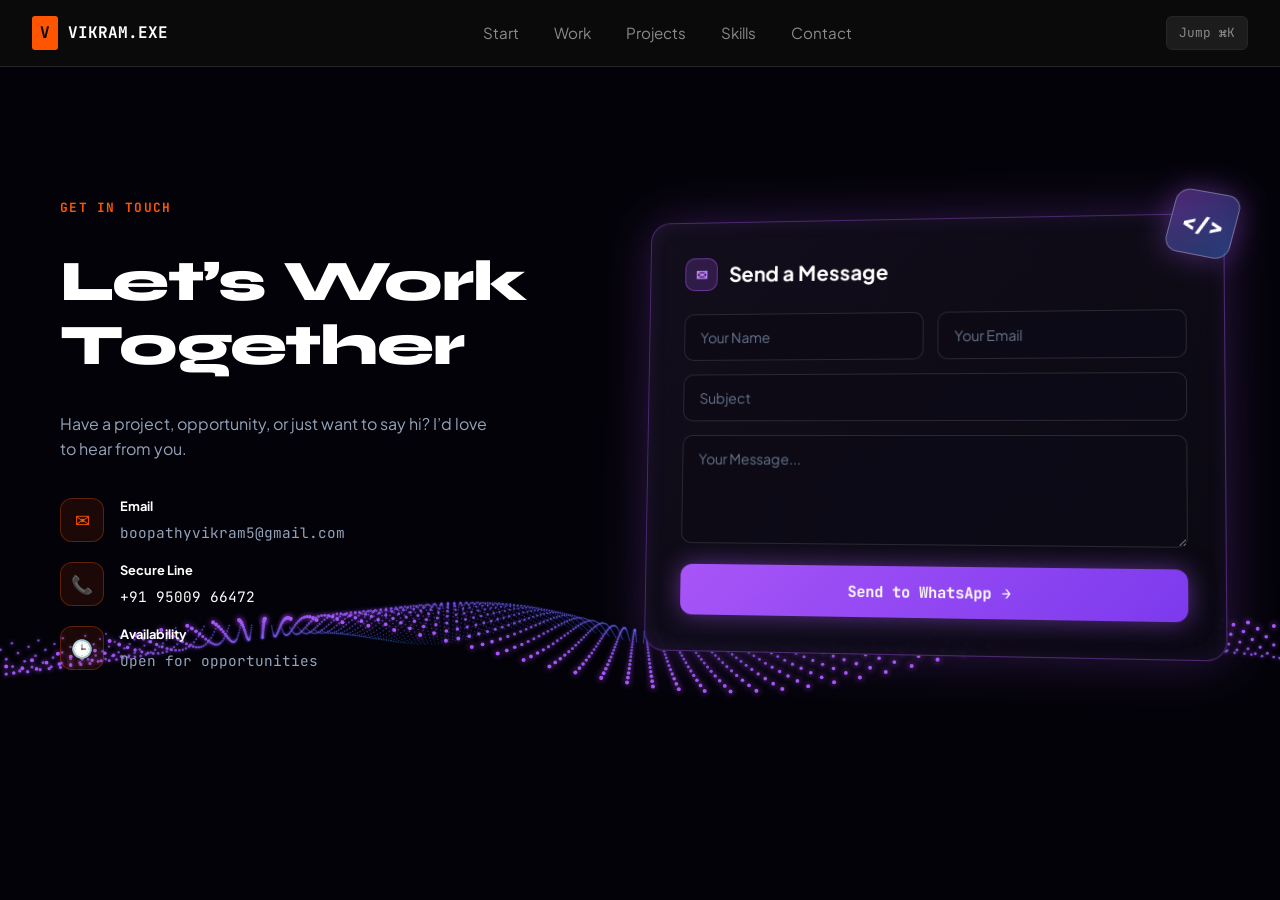
<file: contact.html>
<!DOCTYPE html>
<html lang="en">
<head>
  <meta charset="UTF-8">
  <meta name="viewport" content="width=device-width, initial-scale=1.0">
  <title>Vikram | Contact</title>
  <link rel="stylesheet" href="css/style.css">
  <link href="https://fonts.googleapis.com/css2?family=JetBrains+Mono:wght@400;700&family=Syne:wght@700;800&family=Plus+Jakarta+Sans:wght@400;500;600;700&display=swap" rel="stylesheet">
  <style>
    * {
      box-sizing: border-box;
      margin: 0;
      padding: 0;
    }

    body.contact-body {
      background-color: #030208;
      color: #ffffff;
      font-family: 'Plus Jakarta Sans', sans-serif;
      min-height: 100vh;
      overflow-x: hidden;
      position: relative;
    }

    /* 3D Wave Particle Canvas Background */
    #waveCanvas {
      position: fixed;
      top: 0;
      left: 0;
      width: 100vw;
      height: 100vh;
      z-index: 1;
      pointer-events: none;
    }

    /* Navbar */
    .navbar {
      position: fixed;
      top: 0;
      left: 0;
      width: 100%;
      z-index: 1000;
      background: rgba(12, 12, 12, 0.85);
      backdrop-filter: blur(12px);
      border-bottom: 1px solid #262626;
      padding: 16px 32px;
      display: flex;
      justify-content: space-between;
      align-items: center;
    }

    .hamburger-menu {
      display: none;
      flex-direction: column;
      justify-content: space-between;
      width: 28px;
      height: 20px;
      cursor: pointer;
      z-index: 10001;
    }

    .hamburger-menu span {
      display: block;
      width: 100%;
      height: 2px;
      background-color: #f0f0f0;
      transition: all 0.3s ease-in-out;
    }

    /* Hamburger Active X Transformation */
    .hamburger-menu.active span:nth-child(1) {
      transform: translateY(9px) rotate(45deg);
    }
    .hamburger-menu.active span:nth-child(2) {
      opacity: 0;
    }
    .hamburger-menu.active span:nth-child(3) {
      transform: translateY(-9px) rotate(-45deg);
    }

    /* Main Grid Layout */
    .contact-main-container {
      position: relative;
      z-index: 10;
      max-width: 1240px;
      margin: 0 auto;
      padding: 130px 40px 80px 40px;
      display: grid;
      grid-template-columns: 1fr 1.1fr;
      gap: 50px;
      align-items: center;
      min-height: calc(100vh - 80px);
    }

    /* Left Column */
    .left-col {
      display: flex;
      flex-direction: column;
      gap: 24px;
    }

    .section-tag {
      font-family: 'JetBrains Mono', monospace;
      font-size: 0.8rem;
      font-weight: 700;
      letter-spacing: 0.1em;
      color: var(--signal, #ff5500);
      text-transform: uppercase;
    }

    .hero-title {
      font-family: 'Syne', sans-serif;
      font-size: 3.6rem;
      font-weight: 800;
      line-height: 1.1;
      letter-spacing: -0.02em;
      color: #ffffff;
    }

    .hero-desc {
      color: #94a3b8;
      font-size: 1rem;
      line-height: 1.6;
      max-width: 440px;
    }

    .info-list {
      display: flex;
      flex-direction: column;
      gap: 16px;
      margin-top: 10px;
    }

    .info-card {
      display: flex;
      align-items: center;
      gap: 16px;
    }

    .info-icon-box {
      width: 44px;
      height: 44px;
      border-radius: 12px;
      background: rgba(255, 85, 0, 0.1);
      border: 1px solid rgba(255, 85, 0, 0.3);
      display: flex;
      align-items: center;
      justify-content: center;
      color: var(--signal, #ff5500);
      font-size: 1.1rem;
      flex-shrink: 0;
    }

    .info-content label {
      display: block;
      font-size: 0.8rem;
      font-weight: 700;
      color: #ffffff;
      margin-bottom: 2px;
    }

    .info-content span {
      font-size: 0.9rem;
      color: #94a3b8;
      font-family: 'JetBrains Mono', monospace;
      word-break: break-all;
    }

    /* Right Column: Glassmorphic Card */
    .right-col {
      perspective: 1200px;
      position: relative;
      width: 100%;
    }

    .glass-card {
      background: linear-gradient(135deg, rgba(20, 15, 30, 0.85) 0%, rgba(10, 8, 18, 0.92) 100%);
      border: 1.5px solid rgba(168, 85, 247, 0.4);
      border-radius: 20px;
      padding: 36px;
      box-shadow: 0 0 50px rgba(168, 85, 247, 0.25), inset 0 0 20px rgba(168, 85, 247, 0.1);
      backdrop-filter: blur(20px);
      transform: rotateY(-6deg) rotateX(3deg);
      transition: transform 0.6s cubic-bezier(0.25, 1, 0.5, 1), box-shadow 0.6s cubic-bezier(0.25, 1, 0.5, 1);
      position: relative;
      will-change: transform;
      width: 100%;
    }

    .glass-card:hover {
      transform: rotateY(0deg) rotateX(0deg) scale(1.01);
      box-shadow: 0 0 70px rgba(168, 85, 247, 0.45);
    }

    .card-header-title {
      display: flex;
      align-items: center;
      gap: 12px;
      font-size: 1.3rem;
      font-weight: 700;
      color: #fff;
      margin-bottom: 24px;
    }

    .card-header-icon {
      width: 34px;
      height: 34px;
      border-radius: 10px;
      background: rgba(168, 85, 247, 0.2);
      border: 1px solid rgba(168, 85, 247, 0.5);
      display: flex;
      align-items: center;
      justify-content: center;
      color: #c084fc;
      font-size: 0.95rem;
    }

    .form-grid-row {
      display: grid;
      grid-template-columns: 1fr 1fr;
      gap: 14px;
      margin-bottom: 14px;
    }

    .form-group {
      margin-bottom: 14px;
    }

    .form-input {
      width: 100%;
      background: rgba(12, 10, 22, 0.85);
      border: 1px solid rgba(255, 255, 255, 0.12);
      border-radius: 10px;
      padding: 14px 16px;
      color: #fff;
      font-family: inherit;
      font-size: 0.9rem;
      outline: none;
      transition: border-color 0.2s, box-shadow 0.2s;
    }

    .form-input::placeholder {
      color: #64748b;
    }

    .form-input:focus {
      border-color: #a855f7;
      box-shadow: 0 0 15px rgba(168, 85, 247, 0.35);
    }

    textarea.form-input {
      resize: vertical;
      min-height: 110px;
    }

    .submit-btn {
      width: 100%;
      padding: 15px;
      border-radius: 12px;
      border: none;
      background: linear-gradient(135deg, #a855f7 0%, #7c3aed 100%);
      color: #fff;
      font-family: 'JetBrains Mono', monospace;
      font-size: 0.95rem;
      font-weight: 700;
      cursor: pointer;
      display: flex;
      align-items: center;
      justify-content: center;
      gap: 10px;
      box-shadow: 0 0 25px rgba(168, 85, 247, 0.5);
      transition: transform 0.2s, box-shadow 0.2s;
    }

    .submit-btn:hover {
      transform: translateY(-2px);
      box-shadow: 0 0 35px rgba(168, 85, 247, 0.7);
    }

    /* Floating Code Cube */
    .floating-cube {
      position: absolute;
      right: -15px;
      top: -25px;
      width: 65px;
      height: 65px;
      background: linear-gradient(135deg, rgba(168, 85, 247, 0.4), rgba(59, 130, 246, 0.4));
      border: 1px solid rgba(255, 255, 255, 0.3);
      border-radius: 14px;
      backdrop-filter: blur(10px);
      box-shadow: 0 0 30px rgba(168, 85, 247, 0.4);
      display: flex;
      align-items: center;
      justify-content: center;
      font-size: 1.4rem;
      font-weight: 900;
      color: #fff;
      transform: rotate(15deg) rotateY(-20deg);
      animation: floatCube 4s infinite alternate ease-in-out;
      z-index: 5;
    }

    @keyframes floatCube {
      0% { transform: translateY(0) rotate(15deg) scale(1); }
      100% { transform: translateY(-12px) rotate(22deg) scale(1.05); }
    }

    /* Mobile Responsive Optimizations */
    @media (max-width: 900px) {
      .contact-main-container {
        grid-template-columns: 1fr;
        padding: 100px 20px 50px 20px;
        gap: 40px;
      }
      .hero-title {
        font-size: 2.8rem;
      }
    }

    @media (max-width: 768px) {
      .hamburger-menu {
        display: flex;
      }

      .navbar .nav-links {
        position: fixed;
        top: 0;
        right: -100%;
        width: 100%;
        height: 100vh;
        min-height: 100dvh;
        background: rgba(12, 12, 12, 0.98);
        backdrop-filter: blur(10px);
        display: flex;
        flex-direction: column;
        justify-content: center;
        align-items: center;
        gap: 32px;
        transition: right 0.4s cubic-bezier(0.77, 0, 0.175, 1);
        z-index: 9999;
        border-left: 1px solid #262626;
      }

      .navbar .nav-links.nav-active {
        right: 0;
      }

      .navbar .shortcut-badge {
        display: none;
      }

      .form-grid-row {
        grid-template-columns: 1fr;
      }

      .glass-card {
        transform: none !important;
        padding: 24px 20px;
      }

      .floating-cube {
        display: none; /* Hide floating cube on small screens to prevent clipping */
      }
    }
  </style>
</head>
<body class="contact-body">

  <!-- 3D Particle Grid Wave Canvas -->
  <canvas id="waveCanvas"></canvas>

  <!-- Navbar -->
  <header class="navbar">
    <div class="logo">
      <span class="logo-box">V</span>
      <span class="logo-text">VIKRAM.EXE</span>
    </div>

    <!-- Hamburger Menu Toggle for Mobile -->
    <div class="hamburger-menu" id="hamburgerMenu" aria-label="Toggle Navigation">
      <span></span>
      <span></span>
      <span></span>
    </div>

    <nav class="nav-links" id="navLinks">
  <a href="index.html#about">Start</a>
        <a href="index.html#work">Work</a>
        <a href="projects.html">Projects</a>
          <a href="erp-roadmap.html">Skills</a>
        <a href="contact.html">Contact</a>
    </nav>
    <div class="shortcut-badge">Jump ⌘K</div>
  </header>

  <!-- Main Grid Content -->
  <main class="contact-main-container">
    
    <!-- Left Details Column -->
    <div class="left-col">
      <div class="section-tag">GET IN TOUCH</div>
      <h1 class="hero-title">Let’s Work<br>Together</h1>
      <p class="hero-desc">
        Have a project, opportunity, or just want to say hi? I’d love to hear from you.
      </p>

      <div class="info-list">
        <div class="info-card">
          <div class="info-icon-box">✉</div>
          <div class="info-content">
            <label>Email</label>
            <span>boopathyvikram5@gmail.com</span>
          </div>
        </div>

        <div class="info-card">
          <div class="info-icon-box">📞</div>
          <div class="info-content">
            <label>Secure Line</label>
            <span style="color: white;">+91 95009 66472</span>
          </div>
        </div>

        <div class="info-card">
          <div class="info-icon-box">🕒</div>
          <div class="info-content">
            <label>Availability</label>
            <span>Open for opportunities</span>
          </div>
        </div>
      </div>
    </div>

    <!-- Right Column: Glassmorphic Form with WhatsApp Integration -->
    <div class="right-col">
      <div class="floating-cube">&lt;/&gt;</div>

      <div class="glass-card" id="glassCard">
        <div class="card-header-title">
          <div class="card-header-icon">✉</div>
          <span>Send a Message</span>
        </div>

        <form id="whatsappForm">
          <div class="form-grid-row">
            <input type="text" id="senderName" class="form-input" placeholder="Your Name" value="" required>
            <input type="email" id="senderEmail" class="form-input" placeholder="Your Email" value="" required>
          </div>

          <div class="form-group">
            <input type="text" id="senderSubject" class="form-input" placeholder="Subject" required>
          </div>

          <div class="form-group">
            <textarea id="senderMessage" class="form-input" placeholder="Your Message..." required></textarea>
          </div>

          <button type="submit" class="submit-btn">
            <span>Send to WhatsApp</span>
            <span>&rarr;</span>
          </button>
        </form>
      </div>
    </div>

  </main>

  <!-- Interactive Smooth JS Engine & WhatsApp Handler -->
  <script>
    document.addEventListener('DOMContentLoaded', () => {

      // 1. WhatsApp Form Direct Redirect Handler
      const form = document.getElementById('whatsappForm');
      if (form) {
        form.addEventListener('submit', (e) => {
          e.preventDefault();
          
          const name = document.getElementById('senderName').value;
          const email = document.getElementById('senderEmail').value;
          const subject = document.getElementById('senderSubject').value;
          const message = document.getElementById('senderMessage').value;

          const text = `*New Portfolio Contact Message*%0A%0A*Name:* ${encodeURIComponent(name)}%0A*Email:* ${encodeURIComponent(email)}%0A*Subject:* ${encodeURIComponent(subject)}%0A*Message:* ${encodeURIComponent(message)}`;
          const phone = '919500966472';

          window.open(`https://wa.me/${phone}?text=${text}`, '_blank');
        });
      }

      // 2. Smooth Interactive Card Tilt Effect on Hover (Desktop Only)
      const glassCard = document.getElementById('glassCard');
      if (glassCard && window.innerWidth > 768) {
        document.addEventListener('mousemove', (e) => {
          const rect = glassCard.getBoundingClientRect();
          const x = e.clientX - rect.left - rect.width / 2;
          const y = e.clientY - rect.top - rect.height / 2;
          
          const rotX = (-y / rect.height) * 10;
          const rotY = (x / rect.width) * 10;

          glassCard.style.transform = `perspective(1000px) rotateX(${rotX}deg) rotateY(${rotY}deg) scale3d(1.01, 1.01, 1.01)`;
        });

        glassCard.addEventListener('mouseleave', () => {
          glassCard.style.transform = 'perspective(1000px) rotateX(0deg) rotateY(0deg) scale3d(1, 1, 1)';
        });
      }

      // 3. Butter-Smooth 3D Perspective Grid Wave Engine
      const canvas = document.getElementById('waveCanvas');
      const ctx = canvas.getContext('2d');

      function resize() {
        canvas.width = window.innerWidth;
        canvas.height = window.innerHeight;
      }
      resize();
      window.addEventListener('resize', resize);

      let count = 0;
      const cols = 75;
      const rows = 42;
      const separation = 32;

      function drawSmoothedWave() {
        ctx.clearRect(0, 0, canvas.width, canvas.height);
        count += 0.02;

        const fov = 380;
        const centerX = canvas.width / 2;
        const centerY = canvas.height * 0.70;

        for (let ix = 0; ix < cols; ix++) {
          for (let iy = 0; iy < rows; iy++) {
            
            const x = (ix - cols / 2) * separation;
            const z = (iy * separation) + 90;
            const y = (Math.sin(ix * 0.18 + count) * 45) + (Math.cos(iy * 0.12 + count) * 35);

            const scale = fov / (fov + z);
            const px = centerX + x * scale;
            const py = centerY + y * scale;

            if (scale > 0 && px >= 0 && px <= canvas.width && py >= 0 && py <= canvas.height) {
              const radius = Math.max(0.5, scale * 2.5);
              
              const ratio = iy / rows;
              const r = Math.floor(168 * (1 - ratio) + 59 * ratio);
              const g = Math.floor(85 * (1 - ratio) + 130 * ratio);
              const b = Math.floor(247 * (1 - ratio) + 246 * ratio);
              const alpha = Math.min(1, scale * 1.4);

              ctx.beginPath();
              ctx.arc(px, py, radius, 0, Math.PI * 2);
              ctx.fillStyle = `rgba(${r}, ${g}, ${b}, ${alpha})`;
              ctx.shadowColor = `rgb(${r}, ${g}, ${b})`;
              ctx.shadowBlur = scale * 8;
              ctx.fill();
            }
          }
        }

        requestAnimationFrame(drawSmoothedWave);
      }

      drawSmoothedWave();
    });
  </script>

  <!-- Global Main JavaScript for Mobile Navigation & Hamburger Toggle -->
  <script src="js/main.js"></script>
</body>
</html>
</file>
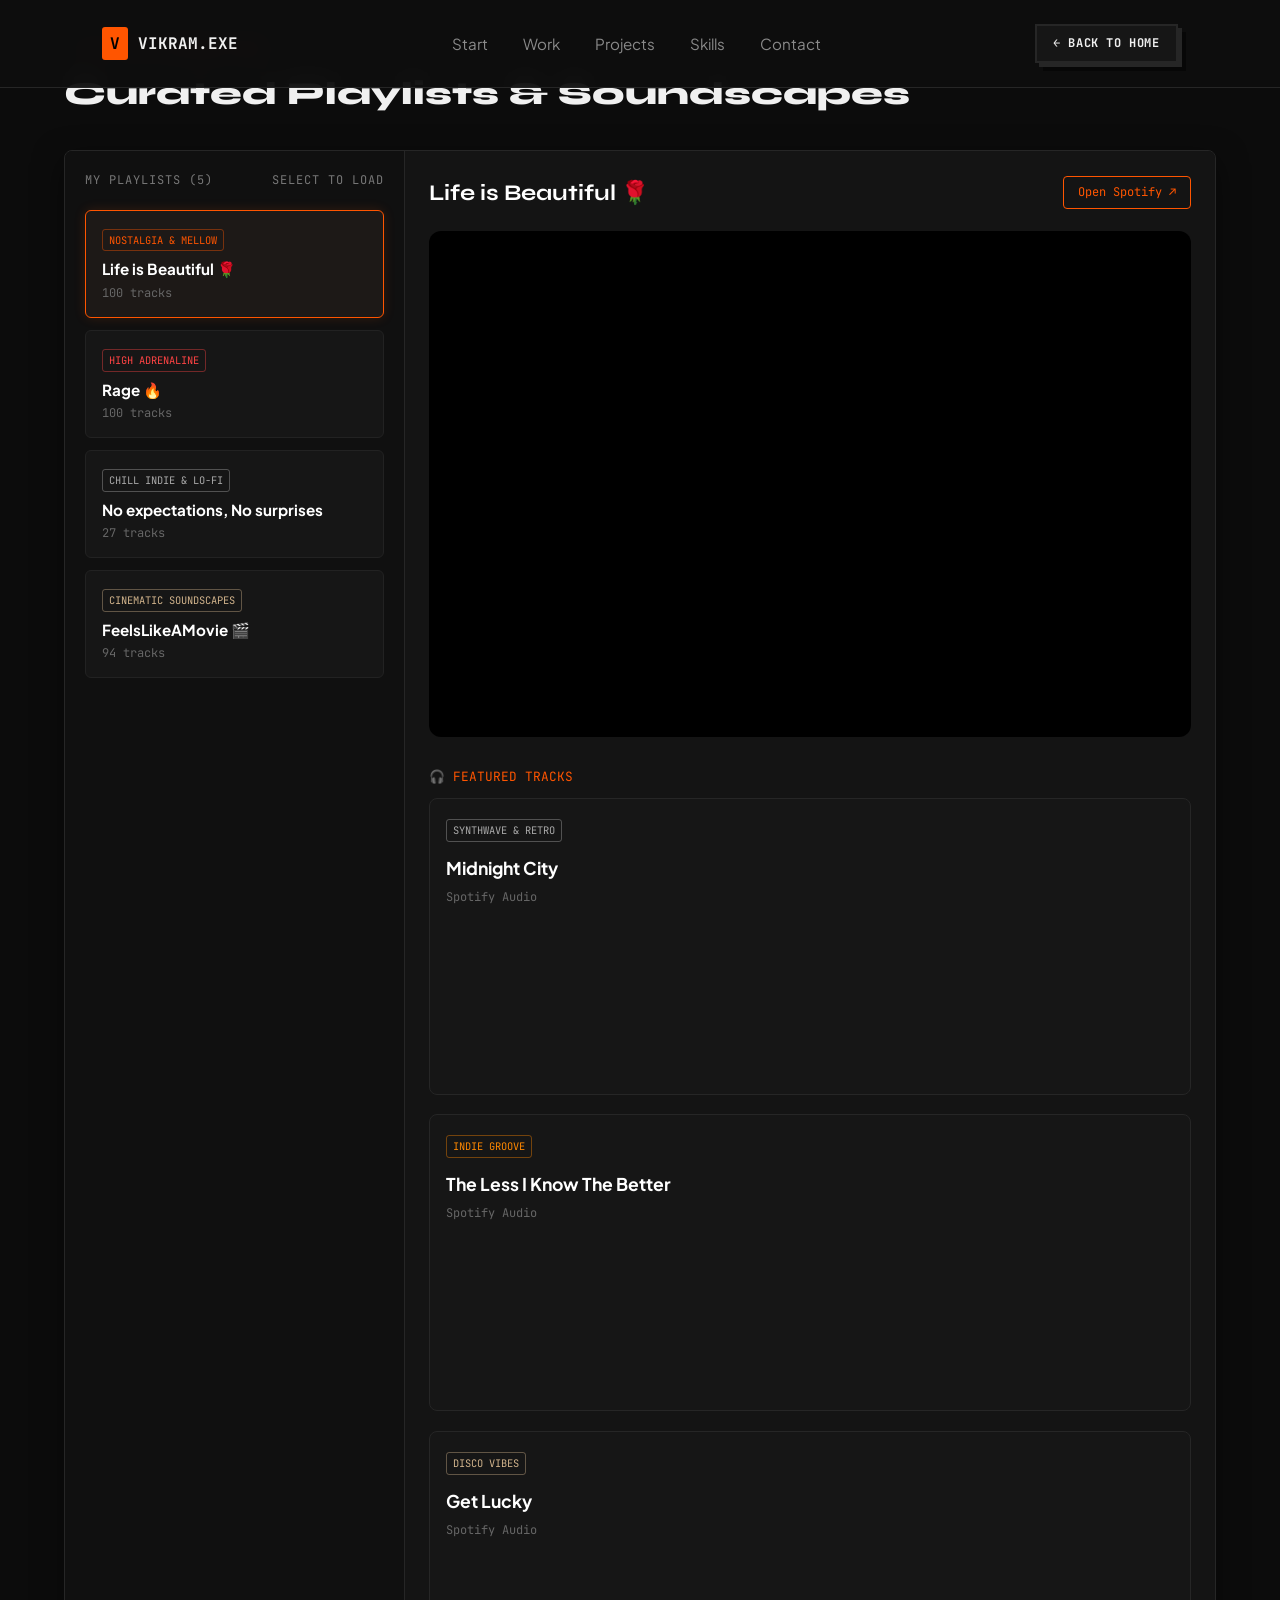
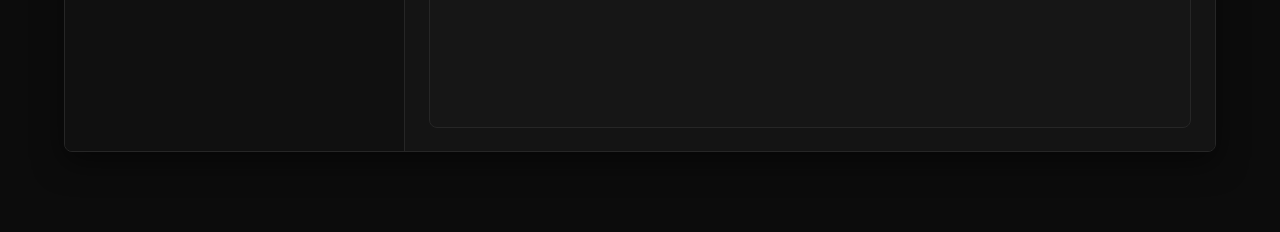
<file: listening-room.html>
<!DOCTYPE html>
<html lang="en">
<head>
  <meta charset="UTF-8">
  <meta name="viewport" content="width=device-width, initial-scale=1.0">
  <title>Vikram | The Listening Room</title>
  <link rel="stylesheet" href="css/style.css">
  <link rel="stylesheet" href="css/listening.css">
  <link href="https://fonts.googleapis.com/css2?family=JetBrains+Mono:wght@400;700&family=Syne:wght@700;800&family=Plus+Jakarta+Sans:wght@400;500;600;700&display=swap" rel="stylesheet">
</head>
<body class="listening-room-body">

  <!-- Header / Navbar -->
  <header class="navbar">
    <div class="logo">
      <span class="logo-box">V</span>
      <span class="logo-text">VIKRAM.EXE</span>
    </div>
    <nav class="nav-links">
  <a href="index.html#about">Start</a>
        <a href="index.html#work">Work</a>
        <a href="projects.html">Projects</a>
          <a href="erp-roadmap.html">Skills</a>
        <a href="contact.html">Contact</a>
    </nav>
    <a href="index.html" class="btn btn-secondary" style="font-size: 0.75rem; padding: 8px 16px;">&larr; BACK TO HOME</a>
  </header>

  <!-- Listening Room Main Section -->
  <main class="listening-container">
    <div class="listening-header">
      <div class="section-tag">🎵 02. THE LISTENING ROOM</div>
      <h1 class="listening-title">Curated Playlists & Soundscapes</h1>
    </div>

    <!-- Interface Box -->
    <div class="player-interface-card">
      
      <!-- Left Sidebar: Playlists Only (5 Items) -->
      <aside class="playlist-sidebar">
        <div class="sidebar-top-bar">
          <span class="sidebar-title">MY PLAYLISTS (5)</span>
          <span class="sidebar-subtitle">SELECT TO LOAD</span>
        </div>

        <div class="playlist-list">
          <!-- Playlist 1: Today's Top Hits -->
          <div class="playlist-item active" data-spotify-type="playlist" data-spotify-id="37i9dQZF1DXcBWIGoYBM5M" data-title="Life is Beautiful 🌹">
            <div class="playlist-badge">NOSTALGIA & MELLOW</div>
            <div class="playlist-name">Life is Beautiful 🌹</div>
            <div class="playlist-tracks-count">100 tracks</div>
          </div>

          <!-- Playlist 2: Rock Classics -->
          <div class="playlist-item" data-spotify-type="playlist" data-spotify-id="37i9dQZF1DWXRqgorJj26U" data-title="Rage 🔥">
            <div class="playlist-badge badge-red">HIGH ADRENALINE</div>
            <div class="playlist-name">Rage 🔥</div>
            <div class="playlist-tracks-count">100 tracks</div>
          </div>

          <!-- Playlist 4: Lo-Fi Beats -->
          <div class="playlist-item" data-spotify-type="playlist" data-spotify-id="37i9dQZF1DWWQRwui0ExPn" data-title="No expectations, No surprises">
            <div class="playlist-badge badge-gray">CHILL INDIE & LO-FI</div>
            <div class="playlist-name">No expectations, No surprises</div>
            <div class="playlist-tracks-count">27 tracks</div>
          </div>

          <!-- Playlist 5: Peaceful Piano -->
          <div class="playlist-item" data-spotify-type="playlist" data-spotify-id="37i9dQZF1DX4sWSpwq3LiO" data-title="FeelsLikeAMovie 🎬">
            <div class="playlist-badge badge-brown">CINEMATIC SOUNDSCAPES</div>
            <div class="playlist-name">FeelsLikeAMovie 🎬</div>
            <div class="playlist-tracks-count">94 tracks</div>
          </div>
        </div>
      </aside>

      <!-- Right Main: Active Spotify Embed Player + Individual Tracks Section -->
      <section class="player-main">
        <div class="player-main-header">
          <div class="current-playlist-heading" id="active-playlist-title">Life is Beautiful 🌹</div>
          <a href="https://open.spotify.com/playlist/37i9dQZF1DXcBWIGoYBM5M" id="spotify-external-link" target="_blank" class="open-spotify-btn">Open Spotify &nearr;</a>
        </div>

        <!-- Embedded iFrame Spotify Player -->
        <div class="spotify-embed-container">
          <iframe id="spotify-iframe"
            style="border-radius:12px" 
            src="https://open.spotify.com/embed/playlist/37i9dQZF1DXcBWIGoYBM5M?utm_source=generator&theme=0" 
            width="100%" 
            height="500" 
            frameBorder="0" 
            allowfullscreen="" 
            allow="autoplay; clipboard-write; encrypted-media; fullscreen; picture-in-picture" 
            loading="lazy">
          </iframe>
        </div>

        <!-- Right Side Individual Track Cards Section -->
        <div class="tracks-section" style="margin-top: 30px; display: flex; flex-direction: column; gap: 20px;">
          <div class="section-tag" style="margin-bottom: -10px;">🎧 FEATURED TRACKS</div>

          <!-- Track 1: Midnight City -->
          <div class="card work-card" style="padding: 16px; background: #161616; border: 1px solid #262626; border-radius: 8px;">
            <div class="playlist-badge badge-gray">SYNTHWAVE & RETRO</div>
            <div class="playlist-name" style="font-size: 1.1rem; margin: 6px 0;">Midnight City</div>
            <div class="playlist-tracks-count" style="margin-bottom: 12px;">Spotify Audio</div>
            <div class="spotify-embed-wrapper">
              <iframe data-testid="embed-iframe" style="border-radius:12px" src="https://open.spotify.com/embed/track/1eyzqe2QqGZUmfcPZtrIyt?utm_source=generator&theme=0" width="100%" height="152" frameBorder="0" allowfullscreen="" allow="autoplay; clipboard-write; encrypted-media; fullscreen; picture-in-picture" loading="lazy"></iframe>
            </div>
          </div>

          <!-- Track 2: The Less I Know The Better -->
          <div class="card work-card" style="padding: 16px; background: #161616; border: 1px solid #262626; border-radius: 8px;">
            <div class="playlist-badge badge-orange">INDIE GROOVE</div>
            <div class="playlist-name" style="font-size: 1.1rem; margin: 6px 0;">The Less I Know The Better</div>
            <div class="playlist-tracks-count" style="margin-bottom: 12px;">Spotify Audio</div>
            <div class="spotify-embed-wrapper">
              <iframe data-testid="embed-iframe" style="border-radius:12px" src="https://open.spotify.com/embed/track/6K4t31amVTZDgR3sKmwUJJ?utm_source=generator&theme=0" width="100%" height="152" frameBorder="0" allowfullscreen="" allow="autoplay; clipboard-write; encrypted-media; fullscreen; picture-in-picture" loading="lazy"></iframe>
            </div>
          </div>

          <!-- Track 3: Get Lucky -->
          <div class="card work-card" style="padding: 16px; background: #161616; border: 1px solid #262626; border-radius: 8px;">
            <div class="playlist-badge badge-brown">DISCO VIBES</div>
            <div class="playlist-name" style="font-size: 1.1rem; margin: 6px 0;">Get Lucky</div>
            <div class="playlist-tracks-count" style="margin-bottom: 12px;">Spotify Audio</div>
            <div class="spotify-embed-wrapper">
              <iframe data-testid="embed-iframe" style="border-radius:12px" src="https://open.spotify.com/embed/track/69kOkLUCkxIZYexIgSG8rq?utm_source=generator&theme=0" width="100%" height="152" frameBorder="0" allowfullscreen="" allow="autoplay; clipboard-write; encrypted-media; fullscreen; picture-in-picture" loading="lazy"></iframe>
            </div>
          </div>
        </div>

      </section>

    </div>
  </main>

  <!-- Interactive JavaScript -->
  <script src="js/main.js">
    document.addEventListener('DOMContentLoaded', () => {
      const playlistItems = document.querySelectorAll('.playlist-item');
      const spotifyIframe = document.getElementById('spotify-iframe');
      const activeTitle = document.getElementById('active-playlist-title');
      const spotifyExternalLink = document.getElementById('spotify-external-link');

      playlistItems.forEach(item => {
        item.addEventListener('click', () => {
          playlistItems.forEach(p => p.classList.remove('active'));
          item.classList.add('active');

          const spotifyId = item.getAttribute('data-spotify-id');
          const spotifyType = item.getAttribute('data-spotify-type') || 'playlist';
          const title = item.getAttribute('data-title');

          activeTitle.textContent = title;
          spotifyIframe.src = `https://open.spotify.com/embed/${spotifyType}/${spotifyId}?utm_source=generator&theme=0`;
          
          if (spotifyExternalLink) {
            spotifyExternalLink.href = `https://open.spotify.com/${spotifyType}/${spotifyId}`;
          }
        });
      });
    });
  </script>
</body>
</html>
</file>
<file: css/style.css>
/* Modern Dark & Orange Pixel Theme */
:root {
  --bg-color: #0e0e0e;
  --card-bg: #161616;
  --accent-orange: #ff5500;
  --accent-orange-hover: #ff6a1a;
  --text-main: #f0f0f0;
  --text-muted: #8a8a8a;
  --border-color: #262626;
  --font-heading: 'Syne', sans-serif;
  --font-body: 'Plus Jakarta Sans', sans-serif;
  --font-mono: 'JetBrains Mono', monospace;
}

* {
  margin: 0;
  padding: 0;
  box-sizing: border-box;
}

body {
  background-color: var(--bg-color);
  color: var(--text-main);
  font-family: var(--font-body);
  line-height: 1.6;
  overflow-x: hidden;
}

/* ====================================
   Preloader Styles
   ==================================== */
#preloader {
  position: fixed;
  top: 0;
  left: 0;
  width: 100%;
  height: 100vh;
  background-color: #0a0a0a;
  display: flex;
  justify-content: center;
  align-items: center;
  z-index: 9999;
  transition: opacity 0.6s ease, visibility 0.6s ease;
}

#preloader.fade-out {
  opacity: 0;
  visibility: hidden;
}

.loader-content {
  text-align: center;
  max-width: 480px;
  width: 90%;
}

.loader-badge {
  display: inline-block;
  font-family: var(--font-mono);
  font-size: 0.75rem;
  color: var(--accent-orange);
  border: 1px solid var(--accent-orange);
  padding: 4px 10px;
  border-radius: 4px;
  margin-bottom: 20px;
  letter-spacing: 2px;
}

.loader-text {
  font-family: var(--font-mono);
  font-size: 1.25rem;
  color: #fff;
  margin-bottom: 25px;
  height: 30px;
}

.cursor {
  color: var(--accent-orange);
  animation: blink 0.8s infinite;
}

@keyframes blink {
  0%, 100% { opacity: 1; }
  50% { opacity: 0; }
}

.progress-bar-container {
  width: 100%;
  height: 6px;
  background: #1a1a1a;
  border-radius: 3px;
  overflow: hidden;
  margin-bottom: 12px;
}

.progress-bar {
  width: 0%;
  height: 100%;
  background: var(--accent-orange);
  transition: width 0.1s linear;
}

.percentage {
  font-family: var(--font-mono);
  font-size: 0.875rem;
  color: var(--text-muted);
}

/* ====================================
   Main Page Layout
   ==================================== */
#main-content {
  opacity: 0;
  transform: translateY(20px);
  transition: opacity 0.8s ease, transform 0.8s ease;
}

#main-content.visible {
  opacity: 1;
  transform: translateY(0);
}

/* Navbar */
.navbar {
  display: flex;
  justify-content: space-between;
  align-items: center;
  padding: 24px 8%;
  border-bottom: 1px solid var(--border-color);
  position: fixed;
  top: 0;
  left: 0;
  width: 100%;
  z-index: 1000;
  background: rgba(14, 14, 14, 0.9);
  backdrop-filter: blur(12px);
}

.logo {
  display: flex;
  align-items: center;
  gap: 10px;
  font-family: var(--font-mono);
  font-weight: 700;
}

.logo-box {
  background: var(--accent-orange);
  color: #000;
  padding: 4px 8px;
  border-radius: 3px;
}

.nav-links a {
  color: var(--text-muted);
  text-decoration: none;
  margin: 0 16px;
  font-size: 0.95rem;
  transition: color 0.3s;
}

.nav-links a:hover {
  color: var(--text-main);
}

.shortcut-badge {
  font-family: var(--font-mono);
  font-size: 0.8rem;
  background: #1c1c1c;
  padding: 6px 12px;
  border-radius: 6px;
  border: 1px solid var(--border-color);
  color: var(--text-muted);
}

/* Hero Section */
.hero {
  display: flex;
  justify-content: space-between;
  align-items: center;
  padding: 140px 8% 80px 8%;
  gap: 60px;
  min-height: 80vh;
}

.hero-left {
  flex: 1;
}

.hero-title {
  font-family: var(--font-heading);
  font-size: 4.5rem;
  font-weight: 800;
  line-height: 1.1;
  margin-bottom: 10px;
}

.hero-subtitle {
  font-family: var(--font-mono);
  color: var(--accent-orange);
  font-size: 1.1rem;
  margin-bottom: 30px;
  min-height: 30px;
}

.quote-card {
  border-left: 3px solid var(--accent-orange);
  padding-left: 20px;
  margin-bottom: 25px;
  font-style: italic;
  color: #d1d1d1;
  font-size: 1.1rem;
}

.hero-description {
  color: var(--text-muted);
  margin-bottom: 35px;
  max-width: 540px;
  font-size: 1rem;
}

.cta-buttons {
  display: flex;
  gap: 16px;
}

/* Hero Right / Profile Image Frame */
.hero-right {
  flex: 0.8;
  display: flex;
  justify-content: center;
  align-items: center;
}

.image-frame-container {
  position: relative;
  width: 340px;
  height: 400px;
  border: 2px solid var(--accent-orange);
  background: var(--card-bg);
  padding: 12px;
  box-shadow: 6px 6px 0px rgba(255, 85, 0, 0.2);
}

.image-frame-inner {
  position: relative;
  width: 100%;
  height: 100%;
  overflow: hidden;
  border: 1px dashed var(--border-color);
  background: #111;
}

.profile-img {
  position: absolute;
  top: 0;
  left: 0;
  width: 100%;
  height: 100%;
  object-fit: cover;
  opacity: 0;
  transition: opacity 1s ease-in-out, filter 0.3s ease;
  filter: grayscale(20%) contrast(110%);
}

.profile-img.active {
  opacity: 1;
}

.profile-img:hover {
  filter: grayscale(0%);
}

/* Sections */
.section {
  padding: 80px 8%;
  border-top: 1px solid var(--border-color);
}

.section-tag {
  font-family: var(--font-mono);
  font-size: 0.8rem;
  color: var(--accent-orange);
  margin-bottom: 8px;
}

.section-title {
  font-family: var(--font-heading);
  font-size: 2.25rem;
  margin-bottom: 40px;
}

.section-header-flex p {
  margin-bottom: 15px;
}

.cards-grid {
  display: grid;
  grid-template-columns: repeat(auto-fit, minmax(280px, 1fr));
  gap: 24px;
  margin-top: 20px;
}

/* ====================================
   Card Neon Glow Hover Lighting Effects
   ==================================== */
.card, .work-card, .timeline-accordion-card, .archive-card {
  background: var(--card-bg);
  padding: 28px;
  border: 1px solid var(--border-color);
  border-radius: 6px;
  transition: transform 0.4s cubic-bezier(0.25, 1, 0.5, 1), 
              box-shadow 0.4s cubic-bezier(0.25, 1, 0.5, 1), 
              border-color 0.4s cubic-bezier(0.25, 1, 0.5, 1);
  will-change: transform, box-shadow;
  position: relative;
}

/* Vibrant Electric Neon Hover Border & Soft Ambient Backlight Glow */
.work-card:hover, .timeline-accordion-card:hover, .archive-card:hover, .card:hover {
  transform: translateY(-6px) scale(1.01);
  border-color: #ff007f !important; /* Electric Pink Neon Accent */
  box-shadow: 0 10px 30px rgba(0, 0, 0, 0.9),
              0 0 25px rgba(255, 0, 127, 0.45),
              inset 0 0 15px rgba(255, 0, 127, 0.15) !important;
}

/* Alternate Secondary Card Neon Accent (Purple Glow) for Even Cards */
.cards-grid .card:nth-child(even):hover {
  border-color: #a855f7 !important; /* Electric Purple Neon Accent */
  box-shadow: 0 10px 30px rgba(0, 0, 0, 0.9),
              0 0 25px rgba(168, 85, 247, 0.45),
              inset 0 0 15px rgba(168, 85, 247, 0.15) !important;
}

.work-card:hover .metric-box {
  border-color: rgba(255, 0, 127, 0.4);
  background: rgba(255, 0, 127, 0.05);
}

.card-badge, .card-quest-tag {
  font-family: var(--font-mono);
  font-size: 0.7rem;
  color: var(--accent-orange);
  margin-bottom: 12px;
}

.card h3, .work-card-title {
  font-size: 1.25rem;
  margin-bottom: 10px;
}

.card p, .work-desc {
  color: var(--text-muted);
  font-size: 0.9rem;
  margin-bottom: 20px;
}

.card-link {
  color: var(--accent-orange);
  text-decoration: none;
  font-family: var(--font-mono);
  font-size: 0.85rem;
  font-weight: 700;
}

/* ====================================
   Dual-Layered Pixel Shadow Buttons
   ==================================== */
.btn {
  display: inline-flex;
  justify-content: center;
  align-items: center;
  gap: 8px;
  padding: 14px 24px;
  font-family: var(--font-mono, monospace);
  letter-spacing: 0.05em;
  text-transform: uppercase;
  font-size: 11px;
  font-weight: 700;
  text-decoration: none;
  position: relative;
  cursor: pointer;
  border: 2px solid var(--border-color, #262626);
  transition: transform 90ms steps(2, end), box-shadow 90ms steps(2, end), background-color 90ms steps(2, end), color 90ms steps(2, end);
}

.btn-primary {
  background-color: var(--card-bg, #161616);
  color: var(--text-main, #f0f0f0);
  border-color: var(--border-color, #262626);
  box-shadow: 4px 4px 0px 0px var(--border-color, #262626), 
              8px 8px 0px 0px rgba(0, 0, 0, 0.4);
}

.btn-secondary {
  background-color: var(--card-bg, #161616);
  color: var(--text-main, #f0f0f0);
  border-color: var(--border-color, #262626);
  box-shadow: 4px 4px 0px 0px var(--border-color, #262626), 
              8px 8px 0px 0px rgba(0, 0, 0, 0.4);
}

.btn:hover,
.btn-primary:hover,
.btn-secondary:hover {
  transform: translate(2px, 2px);
  background-color: var(--accent-orange, #ff5500);
  color: #000;
  border-color: var(--accent-orange, #ff5500);
  box-shadow: 6px 6px 0px 0px var(--accent-orange, #ff5500), 
              12px 12px 0px 0px #993300;
}

/* ====================================
   Responsive Hamburger Navigation
   ==================================== */
.hamburger-menu {
  display: none;
  flex-direction: column;
  justify-content: space-between;
  width: 28px;
  height: 20px;
  cursor: pointer;
  z-index: 1001;
}

.hamburger-menu span {
  display: block;
  width: 100%;
  height: 2px;
  background-color: var(--text-main, #f0f0f0);
  transition: all 0.3s ease-in-out;
}

.hamburger-menu.active span:nth-child(1) {
  transform: translateY(9px) rotate(45deg);
}
.hamburger-menu.active span:nth-child(2) {
  opacity: 0;
}
.hamburger-menu.active span:nth-child(3) {
  transform: translateY(-9px) rotate(-45deg);
}

@media (max-width: 768px) {
  .hamburger-menu {
    display: flex;
  }
  
  .navbar .nav-links {
    position: fixed;
    top: 0;
    right: -100%;
    width: 75%;
    height: 100vh;
    background: rgba(12, 12, 12, 0.98);
    backdrop-filter: blur(10px);
    display: flex;
    flex-direction: column;
    justify-content: center;
    align-items: center;
    gap: 32px;
    transition: right 0.4s cubic-bezier(0.77, 0, 0.175, 1);
    z-index: 1000;
    border-left: 1px solid #262626;
  }

  .navbar .nav-links.nav-active {
    right: 0;
  }

  .navbar .nav-links a {
    font-size: 1.25rem;
    font-weight: 700;
  }
  
  .navbar .shortcut-badge {
    display: none;
  }
}

/* Footer */
.footer {
  text-align: center;
  padding: 40px;
  border-top: 1px solid var(--border-color);
  font-family: var(--font-mono);
  font-size: 0.85rem;
  color: var(--text-muted);
}

/* Responsive adjustments */
@media (max-width: 900px) {
  .hero {
    flex-direction: column;
    text-align: center;
    padding-top: 120px;
  }
  .quote-card {
    border-left: none;
    border-top: 2px solid var(--accent-orange);
    padding: 15px 0 0 0;
  }
  .cta-buttons {
    justify-content: center;
  }
}

/* Ensure the hamburger icon transforms cleanly into an 'X' when active */
.hamburger-menu.active span:nth-child(1) {
  transform: translateY(9px) rotate(45deg);
}
.hamburger-menu.active span:nth-child(2) {
  opacity: 0;
}
.hamburger-menu.active span:nth-child(3) {
  transform: translateY(-9px) rotate(-45deg);
}

/* Card base setup for smooth transition */
.project-card,
.glass-card {
  transition: transform 0.4s cubic-bezier(0.25, 1, 0.5, 1),
              box-shadow 0.4s cubic-bezier(0.25, 1, 0.5, 1),
              border-color 0.4s ease;
}

/* Mobile Scroll Neon Glow State (triggers when element reaches screen center) */
@media (max-width: 768px) {
  .project-card.in-view {
    border-color: #ff007f !important;
    box-shadow: 0 0 25px rgba(255, 0, 127, 0.65), 
                0 0 50px rgba(168, 85, 247, 0.35) !important;
    transform: scale(1.02);
  }

  .glass-card.in-view {
    border-color: #a855f7 !important;
    box-shadow: 0 0 30px rgba(168, 85, 247, 0.7), 
                0 0 60px rgba(255, 0, 127, 0.3) !important;
    transform: scale(1.02);
  }
}

/* Mobile Scroll Neon Glow State */
@media (max-width: 768px) {
  .project-card.in-view,
  .work-card.in-view,
  .timeline-accordion-card.in-view,
  .archive-card.in-view {
    border-color: #ff007f !important;
    box-shadow: 0 0 25px rgba(255, 0, 127, 0.65), 
                0 0 50px rgba(168, 85, 247, 0.35) !important;
    transform: scale(1.01);
  }

  .glass-card.in-view {
    border-color: #a855f7 !important;
    box-shadow: 0 0 30px rgba(168, 85, 247, 0.7), 
                0 0 60px rgba(255, 0, 127, 0.3) !important;
    transform: scale(1.01);
  }
}

/* Mobile Scroll Neon Glow State matching exact desktop hover look */
@media (max-width: 768px) {
  .project-card.in-view,
  .work-card.in-view,
  .timeline-accordion-card.in-view,
  .archive-card.in-view {
    transform: translate(-4px, -4px) !important;
    border-color: #ff007f !important;
    box-shadow: 5px 5px 0px 0px #ffffff,
                10px 10px 0px 0px #a855f7,
                0 0 30px rgba(168, 85, 247, 0.75),
                0 0 60px rgba(255, 0, 127, 0.35) !important;
  }

  .glass-card.in-view {
    transform: translate(-4px, -4px) !important;
    border-color: #a855f7 !important;
    box-shadow: 5px 5px 0px 0px #ffffff,
                10px 10px 0px 0px #ff007f,
                0 0 30px rgba(255, 0, 127, 0.75),
                0 0 60px rgba(168, 85, 247, 0.35) !important;
  }
}
</file>
<file: css/listening.css>
/* ====================================
   Listening Room Specific Styles
   ==================================== */
.listening-room-body {
  background-color: #0c0c0c;
  color: var(--text-main, #f0f0f0);
}

.listening-container {
  max-width: 1200px;
  margin: 0 auto;
  padding: 40px 24px 80px 24px;
}

.listening-header {
  margin-bottom: 30px;
}

.listening-title {
  font-family: var(--font-heading, 'Syne', sans-serif);

  font-weight: 800;
  margin-top: 6px;
}

/* Player Frame Box */
.player-interface-card {
  display: grid;
  grid-template-columns: 340px 1fr;
  background: #121212;
  border: 1px solid #262626;
  border-radius: 8px;
  overflow: hidden;
  box-shadow: 0 10px 30px rgba(0, 0, 0, 0.5);
}

/* Sidebar Styling */
.playlist-sidebar {
  border-right: 1px solid #262626;
  background: #101010;
  padding: 20px;
}

.sidebar-top-bar {
  display: flex;
  justify-content: space-between;
  align-items: center;
  font-family: var(--font-mono, monospace);
  font-size: 0.75rem;
  color: #777;
  margin-bottom: 20px;
  letter-spacing: 1px;
}

.playlist-list {
  display: flex;
  flex-direction: column;
  gap: 12px;
}

.playlist-item {
  background: #161616;
  border: 1px solid #222;
  padding: 14px 16px;
  border-radius: 6px;
  cursor: pointer;
  transition: all 0.2s ease;
}

.playlist-item:hover {
  border-color: #444;
  transform: translateX(3px);
}

.playlist-item.active {
  border-color: var(--accent-orange, #ff5500) !important;
  background: #1d1917;
  box-shadow: 0 0 12px rgba(255, 85, 0, 0.15);
}

.playlist-badge {
  display: inline-block;
  font-family: var(--font-mono, monospace);
  font-size: 0.65rem;
  color: var(--accent-orange, #ff5500);
  border: 1px solid rgba(255, 85, 0, 0.4);
  padding: 2px 6px;
  border-radius: 3px;
  margin-bottom: 6px;
  text-transform: uppercase;
}

.badge-red { color: #ff4444; border-color: rgba(255, 68, 68, 0.4); }
.badge-orange { color: #ff8800; border-color: rgba(255, 136, 0, 0.4); }
.badge-gray { color: #aaa; border-color: rgba(170, 170, 170, 0.4); }
.badge-brown { color: #d2b48c; border-color: rgba(210, 180, 140, 0.4); }

.playlist-name {
  font-family: var(--font-body, sans-serif);
  font-weight: 700;
  font-size: 0.95rem;
  color: #fff;
  margin-bottom: 2px;
}

.playlist-tracks-count {
  font-family: var(--font-mono, monospace);
  font-size: 0.75rem;
  color: #666;
}

/* Right Main Spotify Frame */
.player-main {
  padding: 24px;
  background: #141414;
  display: flex;
  flex-direction: column;
}

.player-main-header {
  display: flex;
  justify-content: space-between;
  align-items: center;
  margin-bottom: 20px;
}

.current-playlist-heading {
  font-family: var(--font-heading, 'Syne', sans-serif);
  font-size: 1.4rem;
  font-weight: 700;
  color: #fff;
}

.open-spotify-btn {
  font-family: var(--font-mono, monospace);
  font-size: 0.75rem;
  color: var(--accent-orange, #ff5500);
  border: 1px solid var(--accent-orange, #ff5500);
  padding: 6px 14px;
  border-radius: 4px;
  text-decoration: none;
  transition: all 0.2s ease;
}

.open-spotify-btn:hover {
  background: var(--accent-orange, #ff5500);
  color: #000;
}

.spotify-embed-container {
  flex: 1;
  border-radius: 12px;
  overflow: hidden;
  background: #000;
}

/* Mobile Responsiveness */
@media (max-width: 900px) {
  .player-interface-card {
    grid-template-columns: 1fr;
  }
  .playlist-sidebar {
    border-right: none;
    border-bottom: 1px solid #262626;
  }
}
</file>
